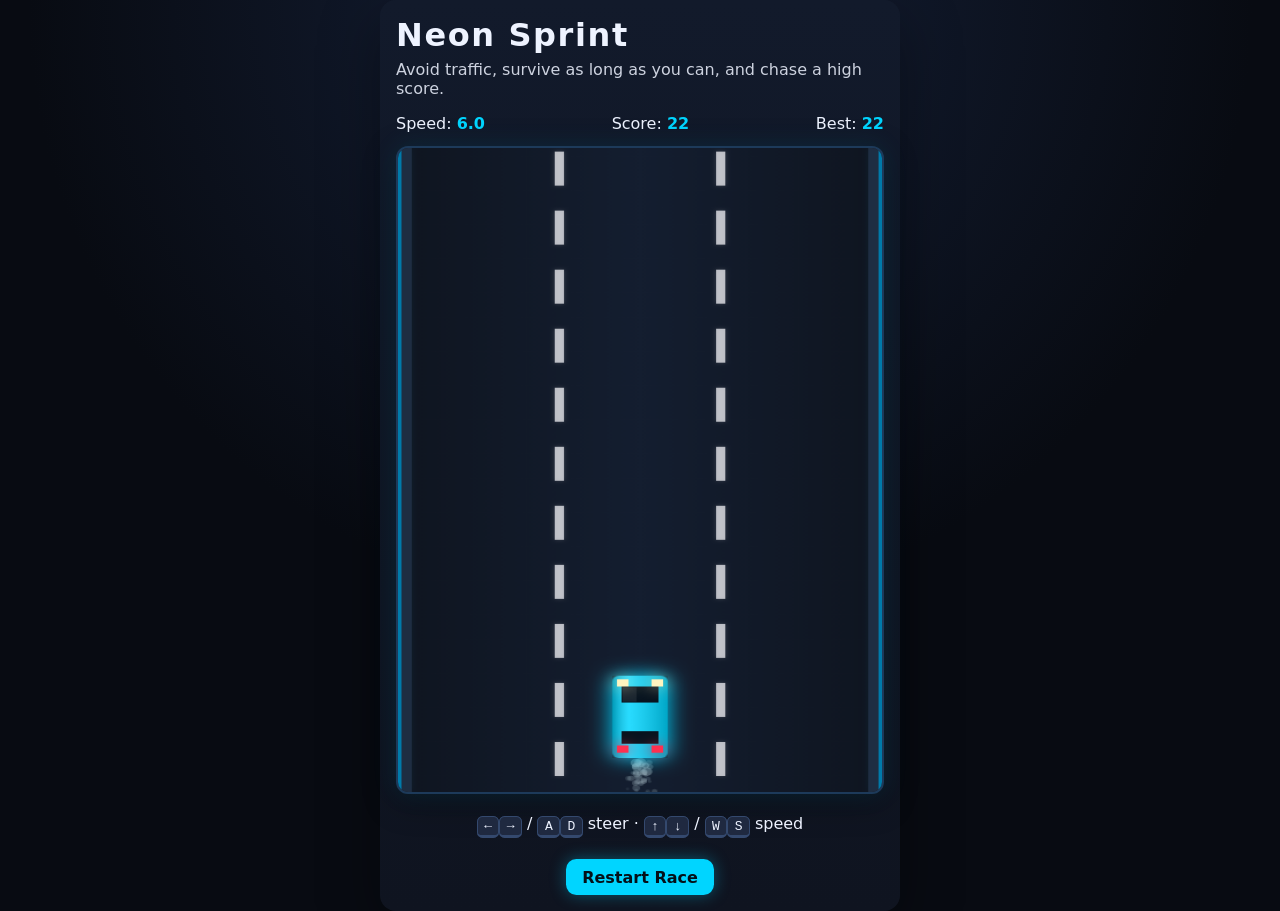
<file: index.html>
<!DOCTYPE html>
<html lang="en">
  <head>
    <meta charset="UTF-8" />
    <meta name="viewport" content="width=device-width, initial-scale=1.0" />
    <title>Browser Racing Game</title>
    <link rel="stylesheet" href="style.css" />
  </head>
  <body>
    <main class="game-shell">
      <header>
        <h1>Neon Sprint</h1>
        <p>Avoid traffic, survive as long as you can, and chase a high score.</p>
      </header>

      <section class="hud" aria-live="polite">
        <div>Speed: <strong id="speed">0</strong></div>
        <div>Score: <strong id="score">0</strong></div>
        <div>Best: <strong id="best">0</strong></div>
      </section>

      <canvas id="game" width="420" height="720" aria-label="Racing game canvas"></canvas>

      <section class="controls">
        <p><kbd>←</kbd><kbd>→</kbd> / <kbd>A</kbd><kbd>D</kbd> steer · <kbd>↑</kbd><kbd>↓</kbd> / <kbd>W</kbd><kbd>S</kbd> speed</p>
        <button id="restart" type="button">Restart Race</button>
      </section>
    </main>

    <script src="game.js"></script>
  </body>
</html>
</file>
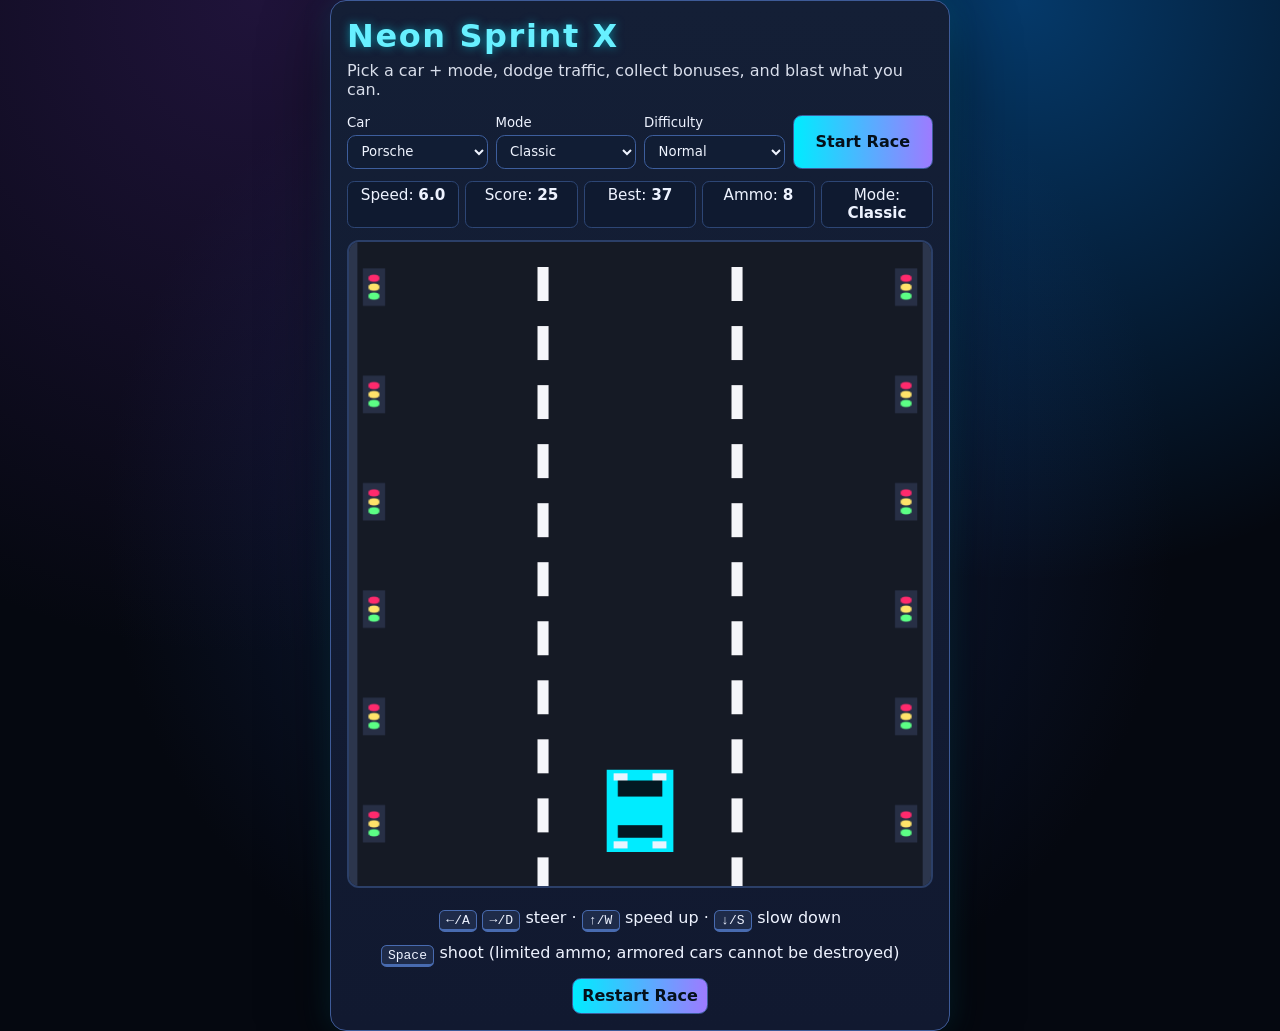
<file: play.html>
<!DOCTYPE html>
<html lang="en">
  <head>
    <meta charset="UTF-8" />
    <meta name="viewport" content="width=device-width, initial-scale=1.0" />
    <title>Browser Racing Game</title>
    <style>
:root {
  color-scheme: dark;
  --bg: #050810;
  --panel: #111930;
  --road: #191d2c;
  --line: #f8f9ff;
  --accent: #00ecff;
  --danger: #ff4d6d;
}

* {
  box-sizing: border-box;
}

body {
  margin: 0;
  min-height: 100vh;
  display: grid;
  place-items: center;
  background:
    radial-gradient(circle at 20% 0%, #47247966 0%, transparent 45%),
    radial-gradient(circle at 80% 0%, #0583f066 0%, transparent 40%),
    radial-gradient(circle at center, #112146 0%, var(--bg) 65%);
  font-family: Inter, system-ui, -apple-system, Segoe UI, Roboto, sans-serif;
  color: #eef3ff;
}

.game-shell {
  width: min(95vw, 620px);
  padding: 1rem;
  border-radius: 1rem;
  background: linear-gradient(180deg, #141f36 0%, var(--panel) 100%);
  box-shadow: 0 20px 70px rgb(0 0 0 / 45%), 0 0 30px #00ecff22;
  border: 1px solid #3e5b98;
}

h1 {
  margin: 0;
  letter-spacing: 0.05em;
  color: #67f0ff;
  text-shadow: 0 0 10px #00ecff80;
}

header p {
  margin-top: 0.4rem;
  opacity: 0.9;
}

.menu {
  display: grid;
  grid-template-columns: repeat(4, minmax(0, 1fr));
  gap: 0.5rem;
  margin: 0.75rem 0;
}

.menu label {
  display: flex;
  flex-direction: column;
  font-size: 0.83rem;
  gap: 0.3rem;
}

select,
button {
  font: inherit;
  border: 1px solid #3d5e9d;
  border-radius: 0.55rem;
  padding: 0.45rem 0.6rem;
}

select {
  background: #111d34;
  color: #eff4ff;
}

button {
  background: linear-gradient(90deg, #00ecff, #9d7bff);
  color: #05101a;
  font-weight: 700;
  cursor: pointer;
}

.hud {
  display: grid;
  grid-template-columns: repeat(5, minmax(0, 1fr));
  gap: 0.4rem;
  font-size: 0.95rem;
  margin: 0.75rem 0;
}

.hud > div {
  background: #0f1a30;
  border: 1px solid #2d4675;
  border-radius: 0.45rem;
  padding: 0.3rem 0.4rem;
  text-align: center;
}

canvas {
  width: 100%;
  max-height: 72vh;
  border: 2px solid #2b3f68;
  border-radius: 0.75rem;
  background: var(--road);
  box-shadow: inset 0 0 24px #00000055;
}

.controls {
  margin-top: 0.8rem;
  text-align: center;
}

kbd {
  background: #1e2b49;
  border: 1px solid #486bb0;
  border-bottom-width: 3px;
  border-radius: 0.35rem;
  padding: 0.1rem 0.4rem;
}

@media (max-width: 760px) {
  .menu {
    grid-template-columns: 1fr 1fr;
  }

  .hud {
    grid-template-columns: 1fr 1fr 1fr;
  }
}

</style>
  </head>
  <body>
    <main class="game-shell">
      <header>
        <h1>Neon Sprint X</h1>
        <p>Pick a car + mode, dodge traffic, collect bonuses, and blast what you can.</p>
      </header>

      <section class="menu" aria-label="Game options">
        <label>
          Car
          <select id="carSelect">
            <option value="porsche">Porsche</option>
            <option value="bmw">BMW</option>
            <option value="mazda">Mazda</option>
          </select>
        </label>

        <label>
          Mode
          <select id="modeSelect">
            <option value="classic">Classic</option>
            <option value="timeattack">Time Attack</option>
            <option value="elimination">Elimination</option>
          </select>
        </label>

        <label>
          Difficulty
          <select id="difficultySelect">
            <option value="easy">Easy</option>
            <option value="normal" selected>Normal</option>
            <option value="hard">Hard</option>
          </select>
        </label>

        <button id="start" type="button">Start Race</button>
      </section>

      <section class="hud" aria-live="polite">
        <div>Speed: <strong id="speed">0</strong></div>
        <div>Score: <strong id="score">0</strong></div>
        <div>Best: <strong id="best">0</strong></div>
        <div>Ammo: <strong id="ammo">0</strong></div>
        <div>Mode: <strong id="modeLabel">-</strong></div>
      </section>

      <canvas id="game" width="420" height="720" aria-label="Racing game canvas"></canvas>

      <section class="controls">
        <p><kbd>←/A</kbd> <kbd>→/D</kbd> steer · <kbd>↑/W</kbd> speed up · <kbd>↓/S</kbd> slow down</p>
        <p><kbd>Space</kbd> shoot (limited ammo; armored cars cannot be destroyed)</p>
        <button id="restart" type="button">Restart Race</button>
      </section>
    </main>

    <script>
const canvas = document.getElementById("game");
const ctx = canvas.getContext("2d");

const speedEl = document.getElementById("speed");
const scoreEl = document.getElementById("score");
const bestEl = document.getElementById("best");
const ammoEl = document.getElementById("ammo");
const modeLabelEl = document.getElementById("modeLabel");

const carSelectEl = document.getElementById("carSelect");
const modeSelectEl = document.getElementById("modeSelect");
const difficultySelectEl = document.getElementById("difficultySelect");

const restartBtn = document.getElementById("restart");
const startBtn = document.getElementById("start");

const ROAD_WIDTH = canvas.width;
const LANE_COUNT = 3;
const LANE_WIDTH = ROAD_WIDTH / LANE_COUNT;

const carThemes = {
  porsche: { color: "#00ecff", accent: "#031822" },
  bmw: { color: "#58a6ff", accent: "#05152d" },
  mazda: { color: "#ff7f50", accent: "#2a0900" },
};

const modeConfig = {
  classic: { label: "Classic", bonusMultiplier: 1, timed: false, survivalPenalty: false },
  timeattack: { label: "Time Attack", bonusMultiplier: 1.5, timed: true, survivalPenalty: false },
  elimination: { label: "Elimination", bonusMultiplier: 1.2, timed: false, survivalPenalty: true },
};

const difficultyConfig = {
  easy: { spawnFactor: 1.25, speedFactor: 0.88, armoredChance: 0.15 },
  normal: { spawnFactor: 1, speedFactor: 1, armoredChance: 0.3 },
  hard: { spawnFactor: 0.78, speedFactor: 1.22, armoredChance: 0.45 },
};

const keys = {
  ArrowLeft: false,
  ArrowRight: false,
  ArrowUp: false,
  ArrowDown: false,
  KeyA: false,
  KeyD: false,
  KeyW: false,
  KeyS: false,
};

const state = {
  player: { x: ROAD_WIDTH / 2 - 24, y: canvas.height - 130, width: 48, height: 92, carType: "porsche" },
  traffic: [],
  bullets: [],
  bonuses: [],
  roadOffset: 0,
  lightOffset: 0,
  speed: 6,
  maxSpeed: 15,
  minSpeed: 3,
  score: 0,
  best: Number(localStorage.getItem("neonSprintBest") || 0),
  gameOver: false,
  spawnTimer: 0,
  bonusTimer: 0,
  ammo: 8,
  mode: "classic",
  difficulty: "normal",
  timeLeft: 60,
};

const audioCtx = new (window.AudioContext || window.webkitAudioContext)();

function beep(freq, duration, type = "square", volume = 0.04) {
  if (audioCtx.state === "suspended") audioCtx.resume();
  const osc = audioCtx.createOscillator();
  const gain = audioCtx.createGain();
  osc.type = type;
  osc.frequency.value = freq;
  gain.gain.value = volume;
  osc.connect(gain);
  gain.connect(audioCtx.destination);
  osc.start();
  osc.stop(audioCtx.currentTime + duration);
}

function laneCenterX(lane) {
  return lane * LANE_WIDTH + LANE_WIDTH / 2;
}

function spawnTraffic() {
  const lane = Math.floor(Math.random() * LANE_COUNT);
  const width = 44;
  const height = 84;
  const diff = difficultyConfig[state.difficulty];
  const armored = Math.random() < diff.armoredChance;

  state.traffic.push({
    x: laneCenterX(lane) - width / 2,
    y: -height - 30,
    width,
    height,
    speed: state.speed * (0.8 + Math.random() * 0.45) * diff.speedFactor,
    color: armored ? "#6d7283" : `hsl(${Math.random() * 360} 85% 58%)`,
    armored,
  });
}

function spawnBonus() {
  const lane = Math.floor(Math.random() * LANE_COUNT);
  state.bonuses.push({
    x: laneCenterX(lane),
    y: -20,
    radius: 12,
    type: Math.random() < 0.65 ? "score" : "ammo",
  });
}

function drawTrafficLights() {
  const spacing = 120;
  state.lightOffset += state.speed * 0.7;
  if (state.lightOffset > spacing) state.lightOffset = 0;

  for (let y = -spacing; y < canvas.height + spacing; y += spacing) {
    const yPos = y + state.lightOffset;
    ctx.fillStyle = "#272f45";
    ctx.fillRect(10, yPos, 16, 42);
    ctx.fillRect(canvas.width - 26, yPos, 16, 42);

    ctx.fillStyle = "#ff2a6d";
    ctx.beginPath();
    ctx.arc(18, yPos + 11, 4, 0, Math.PI * 2);
    ctx.fill();

    ctx.fillStyle = "#ffe36a";
    ctx.beginPath();
    ctx.arc(18, yPos + 21, 4, 0, Math.PI * 2);
    ctx.fill();

    ctx.fillStyle = "#5cff85";
    ctx.beginPath();
    ctx.arc(18, yPos + 31, 4, 0, Math.PI * 2);
    ctx.fill();

    ctx.fillStyle = "#ff2a6d";
    ctx.beginPath();
    ctx.arc(canvas.width - 18, yPos + 11, 4, 0, Math.PI * 2);
    ctx.fill();

    ctx.fillStyle = "#ffe36a";
    ctx.beginPath();
    ctx.arc(canvas.width - 18, yPos + 21, 4, 0, Math.PI * 2);
    ctx.fill();

    ctx.fillStyle = "#5cff85";
    ctx.beginPath();
    ctx.arc(canvas.width - 18, yPos + 31, 4, 0, Math.PI * 2);
    ctx.fill();
  }
}

function drawRoad() {
  ctx.fillStyle = "#151a25";
  ctx.fillRect(0, 0, canvas.width, canvas.height);

  drawTrafficLights();

  ctx.fillStyle = "#2c364d";
  ctx.fillRect(0, 0, 6, canvas.height);
  ctx.fillRect(canvas.width - 6, 0, 6, canvas.height);

  ctx.fillStyle = "#f5f6fa";
  const dashHeight = 38;
  const gap = 28;
  for (let lane = 1; lane < LANE_COUNT; lane++) {
    const x = lane * LANE_WIDTH - 4;
    for (let y = -dashHeight; y < canvas.height + dashHeight; y += dashHeight + gap) {
      ctx.fillRect(x, y + state.roadOffset, 8, dashHeight);
    }
  }
}

function drawCar(car, color = "#00ecff", accent = "#09121c") {
  ctx.fillStyle = color;
  ctx.fillRect(car.x, car.y, car.width, car.height);

  ctx.fillStyle = accent;
  ctx.fillRect(car.x + 8, car.y + 12, car.width - 16, 18);
  ctx.fillRect(car.x + 8, car.y + car.height - 30, car.width - 16, 14);

  ctx.fillStyle = "#e8f4ff";
  ctx.fillRect(car.x + 5, car.y + 4, 10, 8);
  ctx.fillRect(car.x + car.width - 15, car.y + 4, 10, 8);
  ctx.fillRect(car.x + 5, car.y + car.height - 12, 10, 8);
  ctx.fillRect(car.x + car.width - 15, car.y + car.height - 12, 10, 8);
}

function checkCollision(a, b) {
  return a.x < b.x + b.width && a.x + a.width > b.x && a.y < b.y + b.height && a.y + a.height > b.y;
}

function shoot() {
  if (state.gameOver || state.ammo <= 0) return;
  state.ammo -= 1;
  state.bullets.push({ x: state.player.x + state.player.width / 2 - 3, y: state.player.y - 10, width: 6, height: 16, speed: 14 });
  beep(600, 0.06, "sawtooth", 0.05);
}

function update() {
  if (state.gameOver) return;

  if (keys.ArrowLeft || keys.KeyA) state.player.x -= 7;
  if (keys.ArrowRight || keys.KeyD) state.player.x += 7;
  if (keys.ArrowUp || keys.KeyW) state.speed = Math.min(state.maxSpeed, state.speed + 0.08);
  if (keys.ArrowDown || keys.KeyS) state.speed = Math.max(state.minSpeed, state.speed - 0.12);

  state.player.x = Math.max(8, Math.min(canvas.width - state.player.width - 8, state.player.x));

  state.roadOffset += state.speed;
  if (state.roadOffset > 66) state.roadOffset = 0;

  state.spawnTimer += 1;
  const diff = difficultyConfig[state.difficulty];
  const spawnInterval = Math.max(20, (90 - state.speed * 4) * diff.spawnFactor);
  if (state.spawnTimer >= spawnInterval) {
    spawnTraffic();
    state.spawnTimer = 0;
  }

  state.bonusTimer += 1;
  if (state.bonusTimer >= 170) {
    spawnBonus();
    state.bonusTimer = 0;
  }

  for (const bullet of state.bullets) bullet.y -= bullet.speed;
  state.bullets = state.bullets.filter((b) => b.y > -40);

  for (const car of state.traffic) {
    car.y += car.speed + state.speed * 0.35;
    if (checkCollision(state.player, car)) {
      state.gameOver = true;
      beep(160, 0.2, "square", 0.08);
    }
  }

  for (const bonus of state.bonuses) {
    bonus.y += state.speed + 3;
    const playerCenterX = state.player.x + state.player.width / 2;
    const playerCenterY = state.player.y + state.player.height / 2;
    const dx = playerCenterX - bonus.x;
    const dy = playerCenterY - bonus.y;
    if (dx * dx + dy * dy < (bonus.radius + 26) * (bonus.radius + 26)) {
      const mult = modeConfig[state.mode].bonusMultiplier;
      if (bonus.type === "score") {
        state.score += 120 * mult;
      } else {
        state.ammo = Math.min(14, state.ammo + 2);
      }
      bonus.y = canvas.height + 100;
      beep(900, 0.08, "triangle", 0.045);
    }
  }

  for (const bullet of state.bullets) {
    for (const car of state.traffic) {
      if (checkCollision(bullet, car)) {
        bullet.y = -50;
        if (!car.armored) {
          car.y = canvas.height + 200;
          state.score += 80;
          beep(440, 0.06, "square", 0.05);
        } else {
          beep(210, 0.05, "square", 0.04);
        }
      }
    }
  }

  state.traffic = state.traffic.filter((car) => car.y < canvas.height + 120);
  state.bonuses = state.bonuses.filter((bonus) => bonus.y < canvas.height + 40);

  state.score += state.speed * 0.12;

  if (modeConfig[state.mode].timed) {
    state.timeLeft = Math.max(0, state.timeLeft - 1 / 60);
    if (state.timeLeft <= 0) state.gameOver = true;
  }

  if (modeConfig[state.mode].survivalPenalty && state.speed < 5.5) {
    state.score = Math.max(0, state.score - 0.22);
  }

  if (state.score > state.best) {
    state.best = Math.floor(state.score);
    localStorage.setItem("neonSprintBest", String(state.best));
  }

  speedEl.textContent = state.speed.toFixed(1);
  scoreEl.textContent = Math.floor(state.score);
  bestEl.textContent = state.best;
  ammoEl.textContent = state.ammo;
  modeLabelEl.textContent = modeConfig[state.mode].label + (modeConfig[state.mode].timed ? ` ${state.timeLeft.toFixed(0)}s` : "");
}

function render() {
  drawRoad();

  for (const bonus of state.bonuses) {
    ctx.fillStyle = bonus.type === "score" ? "#ffd84d" : "#7de1ff";
    ctx.beginPath();
    ctx.arc(bonus.x, bonus.y, bonus.radius, 0, Math.PI * 2);
    ctx.fill();
    ctx.fillStyle = "#091222";
    ctx.font = "700 11px system-ui";
    ctx.textAlign = "center";
    ctx.fillText(bonus.type === "score" ? "+" : "A", bonus.x, bonus.y + 4);
  }

  for (const trafficCar of state.traffic) {
    drawCar(trafficCar, trafficCar.color, trafficCar.armored ? "#2e3342" : "#111827");
    if (trafficCar.armored) {
      ctx.strokeStyle = "#b8c0d9";
      ctx.lineWidth = 2;
      ctx.strokeRect(trafficCar.x + 2, trafficCar.y + 2, trafficCar.width - 4, trafficCar.height - 4);
    }
  }

  ctx.fillStyle = "#ff7e33";
  for (const bullet of state.bullets) {
    ctx.fillRect(bullet.x, bullet.y, bullet.width, bullet.height);
  }

  const theme = carThemes[state.player.carType];
  drawCar(state.player, theme.color, theme.accent);

  if (state.gameOver) {
    ctx.fillStyle = "rgb(0 0 0 / 66%)";
    ctx.fillRect(0, 0, canvas.width, canvas.height);
    ctx.fillStyle = "#ff4d6d";
    ctx.font = "700 46px system-ui";
    ctx.textAlign = "center";
    ctx.fillText("RACE OVER", canvas.width / 2, canvas.height / 2 - 20);
    ctx.fillStyle = "#f6f7fb";
    ctx.font = "600 20px system-ui";
    ctx.fillText(`Final Score: ${Math.floor(state.score)}`, canvas.width / 2, canvas.height / 2 + 18);
  }
}

function tick() {
  update();
  render();
  requestAnimationFrame(tick);
}

function resetGame() {
  state.player.x = ROAD_WIDTH / 2 - 24;
  state.player.carType = carSelectEl.value;
  state.mode = modeSelectEl.value;
  state.difficulty = difficultySelectEl.value;
  state.traffic = [];
  state.bullets = [];
  state.bonuses = [];
  state.speed = 6;
  state.score = 0;
  state.spawnTimer = 0;
  state.bonusTimer = 0;
  state.ammo = 8;
  state.timeLeft = 60;
  state.gameOver = false;
  modeLabelEl.textContent = modeConfig[state.mode].label;
}

function handleKey(isDown, event) {
  if (event.code in keys) {
    event.preventDefault();
    keys[event.code] = isDown;
  }

  if (isDown && event.code === "Space") {
    event.preventDefault();
    shoot();
  }
}

window.addEventListener("keydown", (event) => handleKey(true, event));
window.addEventListener("keyup", (event) => handleKey(false, event));

restartBtn.addEventListener("click", resetGame);
startBtn.addEventListener("click", () => {
  resetGame();
  beep(520, 0.05, "triangle", 0.04);
});

bestEl.textContent = state.best;
resetGame();
tick();

</script>
  </body>
</html>
</file>
<file: style.css>
:root {
  color-scheme: dark;
  --bg: #080b12;
  --panel: #0f1420;
  --road: #171b27;
  --line: #f5f6fa;
  --accent: #00d5ff;
  --danger: #ff4d6d;
}

* {
  box-sizing: border-box;
}

body {
  margin: 0;
  min-height: 100vh;
  display: grid;
  place-items: center;
  background: radial-gradient(circle at top, #152038, var(--bg) 55%);
  font-family: Inter, system-ui, -apple-system, Segoe UI, Roboto, sans-serif;
  color: #eef3ff;
}

.game-shell {
  width: min(94vw, 520px);
  padding: 1rem;
  border-radius: 1rem;
  background: linear-gradient(180deg, #121a2b 0%, var(--panel) 100%);
  box-shadow: 0 20px 60px rgb(0 0 0 / 35%);
}

h1 {
  margin: 0;
  letter-spacing: 0.05em;
}

header p {
  margin-top: 0.4rem;
  opacity: 0.85;
}

.hud {
  display: flex;
  justify-content: space-between;
  font-size: 1rem;
  margin: 0.8rem 0;
}

canvas {
  width: 100%;
  max-height: 72vh;
  border: 2px solid #1d3a5a;
  border-radius: 0.75rem;
  background: var(--road);
  box-shadow: 0 0 24px rgba(0, 200, 255, 0.12), 0 8px 32px rgba(0,0,0,0.4);
}

.controls {
  margin-top: 0.8rem;
  text-align: center;
}

kbd {
  background: #1f2940;
  border: 1px solid #34496e;
  border-bottom-width: 3px;
  border-radius: 0.35rem;
  padding: 0.1rem 0.4rem;
}

button {
  margin-top: 0.6rem;
  font: inherit;
  border: none;
  border-radius: 0.65rem;
  background: var(--accent);
  color: #041018;
  font-weight: 700;
  padding: 0.55rem 1rem;
  cursor: pointer;
  box-shadow: 0 0 16px rgba(0, 213, 255, 0.35);
  transition: filter 0.15s, box-shadow 0.15s;
}

button:hover {
  filter: brightness(1.12);
  box-shadow: 0 0 26px rgba(0, 213, 255, 0.55);
}

.hud strong {
  color: var(--accent);
}
</file>
